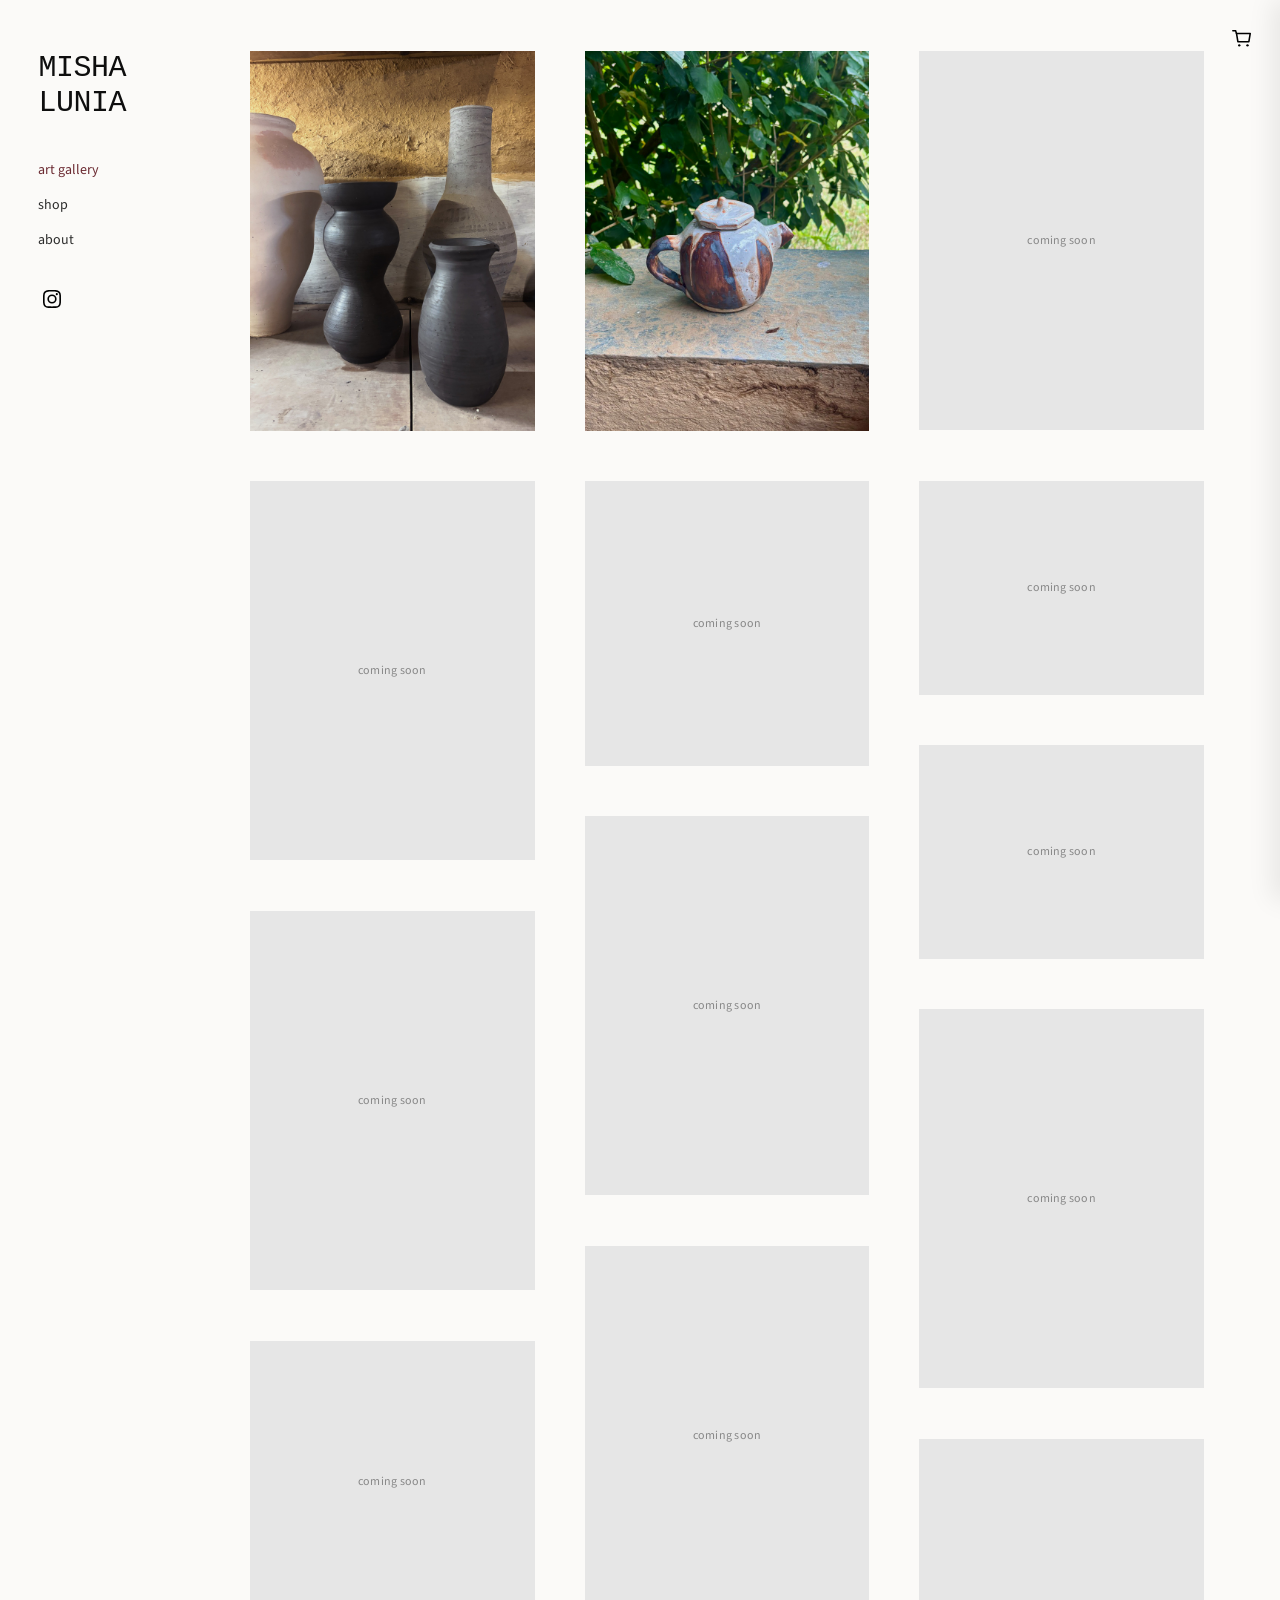
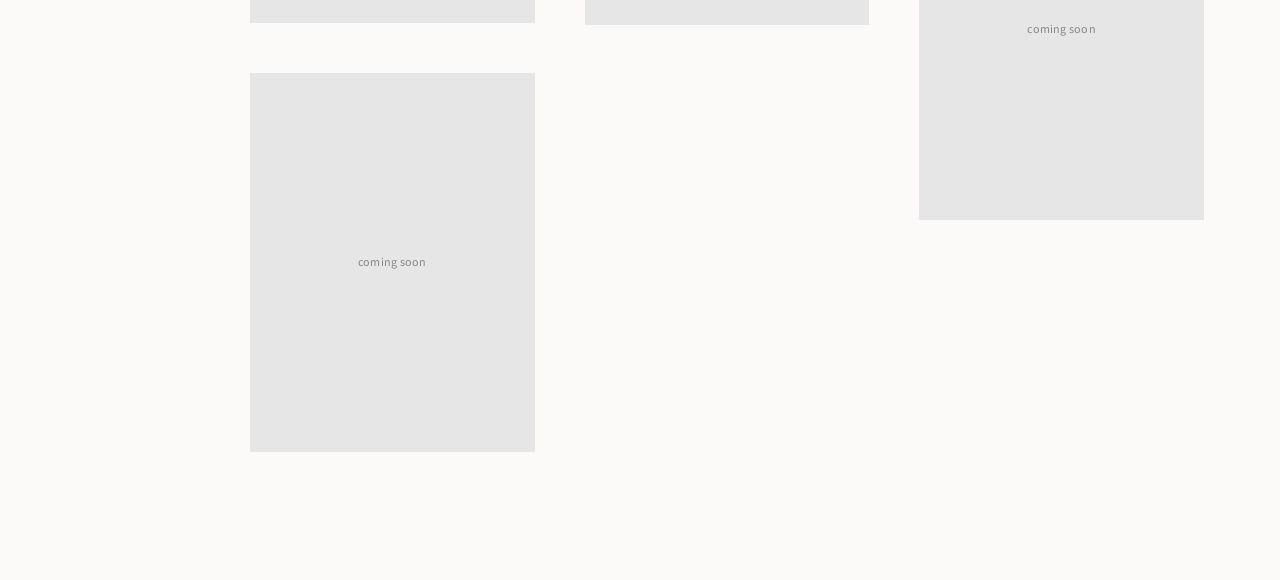
<file: index.html>
<!DOCTYPE html>
<html lang="en">
<head>
  <meta charset="utf-8" />
  <meta name="viewport" content="width=device-width, initial-scale=1" />
  <title>art gallery</title>
  <meta name="description" content="Artist site: art gallery, shop, and about." />
  <link rel="icon" href="images/favicon.png?v=2" type="image/png" />
  <link rel="stylesheet" href="css/style.css" />
  
</head>
<body class="gallery">
  <div class="site">
    <aside class="mobile-bar">
      <a href="index.html" class="logo">MISHA LUNIA</a>
      <button class="hamburger" aria-label="Menu"><span></span></button>
    </aside>
    <button type="button" class="cart-btn" aria-label="Cart">
      <svg xmlns="http://www.w3.org/2000/svg" viewBox="0 0 24 24" aria-hidden="true"><path fill="none" stroke="currentColor" stroke-width="1.7" stroke-linejoin="round" d="M6 7h15l-1.5 9h-12z"/><path fill="none" stroke="currentColor" stroke-width="1.7" stroke-linecap="round" d="M6 7 5 4H2"/><circle cx="9" cy="20" r="1.3" fill="currentColor"/><circle cx="18" cy="20" r="1.3" fill="currentColor"/></svg>
    </button>
    <header class="nav-wrapper">
      <a href="index.html" class="logo">MISHA LUNIA</a>
      <nav id="menu">
        <ul>
        <li class="item selected"><a href="index.html">art gallery</a></li>
        <li class="item"><a href="shop.html">shop</a></li>
        <li class="item"><a href="about.html">about</a></li>
        </ul>
      </nav>
      <div id="social" class="social_icons">
        <ul>
          <li><a class="social-icon-link" href="https://www.instagram.com/mishaisnotdeadyet/" target="_blank" rel="noopener" aria-label="Instagram"><svg xmlns="http://www.w3.org/2000/svg" viewBox="0 0 24 24" class="social-icon" aria-hidden="true"><path fill="currentColor" d="M12 2.163c3.204 0 3.584.012 4.85.07 3.252.148 4.771 1.691 4.919 4.919.058 1.265.069 1.645.069 4.849 0 3.205-.012 3.584-.069 4.849-.149 3.225-1.664 4.771-4.919 4.919-1.266.058-1.644.07-4.85.07-3.204 0-3.584-.012-4.849-.07-3.26-.149-4.771-1.699-4.919-4.92-.058-1.265-.07-1.644-.07-4.849 0-3.204.013-3.583.07-4.849.149-3.227 1.664-4.771 4.919-4.919 1.266-.057 1.645-.069 4.849-.069zM12 0C8.741 0 8.333.014 7.053.072 2.695.272.273 2.69.073 7.052.014 8.333 0 8.741 0 12c0 3.259.014 3.668.072 4.948.2 4.358 2.618 6.78 6.98 6.98C8.333 23.986 8.741 24 12 24c3.259 0 3.668-.014 4.948-.072 4.354-.2 6.782-2.618 6.979-6.98.059-1.28.073-1.689.073-4.948 0-3.259-.014-3.667-.072-4.947-.196-4.354-2.617-6.78-6.979-6.98C15.668.014 15.259 0 12 0zm0 5.838a6.162 6.162 0 100 12.324 6.162 6.162 0 000-12.324zM12 16a4 4 0 110-8 4 4 0 010 8zm6.406-11.845a1.44 1.44 0 100 2.881 1.44 1.44 0 000-2.881z"/></svg></a></li>
        </ul>
      </div>
    </header>
    <main id="content">
      <!-- TODO: replace black placeholders with real photos. Then make each
           .asset a clickable image again so the lightbox opens. -->
      <div class="masonry">
        <!-- GALLERY_START -->
        <a class="asset" href="work/vessels.html"><img src="images/gallery/vessels.png" alt="Vessels" /></a>
        <a class="asset" href="work/teapot.html"><img src="images/gallery/teapot.png" alt="Teapot" /></a>
        <div class="asset"><span class="black" style="aspect-ratio: 700 / 933"></span></div>
        <div class="asset"><span class="black" style="aspect-ratio: 700 / 933"></span></div>
        <div class="asset"><span class="black" style="aspect-ratio: 700 / 701"></span></div>
        <div class="asset"><span class="black" style="aspect-ratio: 700 / 525"></span></div>
        <div class="asset"><span class="black" style="aspect-ratio: 700 / 525"></span></div>
        <div class="asset"><span class="black" style="aspect-ratio: 700 / 933"></span></div>
        <div class="asset"><span class="black" style="aspect-ratio: 700 / 933"></span></div>
        <div class="asset"><span class="black" style="aspect-ratio: 700 / 933"></span></div>
        <div class="asset"><span class="black" style="aspect-ratio: 700 / 933"></span></div>
        <div class="asset"><span class="black" style="aspect-ratio: 700 / 693"></span></div>
        <div class="asset"><span class="black" style="aspect-ratio: 700 / 937"></span></div>
        <div class="asset"><span class="black" style="aspect-ratio: 700 / 933"></span></div>
        <!-- GALLERY_END -->
      </div>
    </main>
  </div>
  <div class="toast"></div>
  <script src="js/site.js"></script>
</body>
</html>
</file>
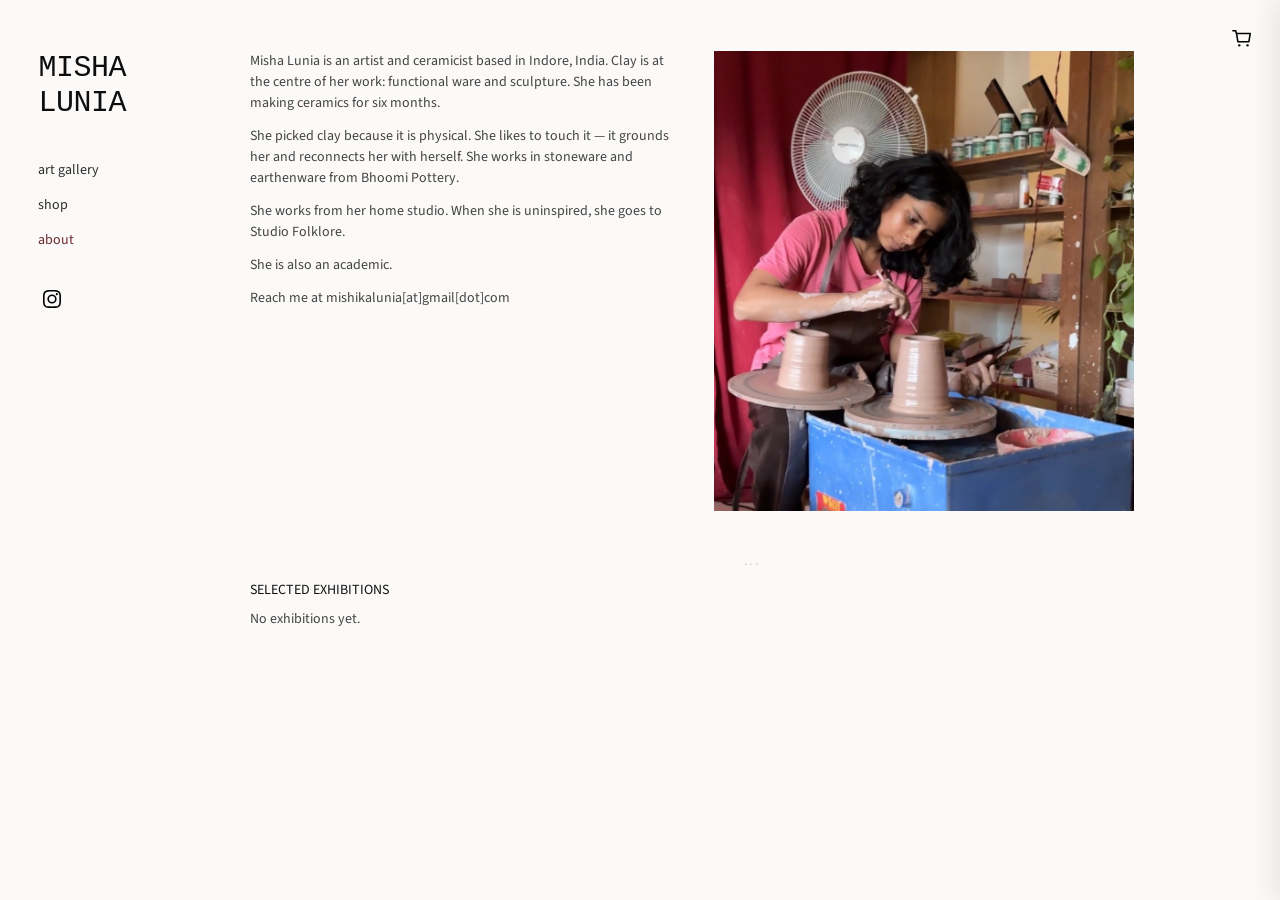
<file: about.html>
<!DOCTYPE html>
<html lang="en">
<head>
  <meta charset="utf-8" />
  <meta name="viewport" content="width=device-width, initial-scale=1" />
  <title>about</title>
  <meta name="description" content="Artist site: art gallery, shop, and about." />
  <link rel="icon" href="images/favicon.png?v=2" type="image/png" />
  <link rel="stylesheet" href="css/style.css" />
  
</head>
<body class="content">
  <div class="site">
    <aside class="mobile-bar">
      <a href="index.html" class="logo">MISHA LUNIA</a>
      <button class="hamburger" aria-label="Menu"><span></span></button>
    </aside>
    <button type="button" class="cart-btn" aria-label="Cart">
      <svg xmlns="http://www.w3.org/2000/svg" viewBox="0 0 24 24" aria-hidden="true"><path fill="none" stroke="currentColor" stroke-width="1.7" stroke-linejoin="round" d="M6 7h15l-1.5 9h-12z"/><path fill="none" stroke="currentColor" stroke-width="1.7" stroke-linecap="round" d="M6 7 5 4H2"/><circle cx="9" cy="20" r="1.3" fill="currentColor"/><circle cx="18" cy="20" r="1.3" fill="currentColor"/></svg>
    </button>
    <header class="nav-wrapper">
      <a href="index.html" class="logo">MISHA LUNIA</a>
      <nav id="menu">
        <ul>
        <li class="item"><a href="index.html">art gallery</a></li>
        <li class="item"><a href="shop.html">shop</a></li>
        <li class="item selected"><a href="about.html">about</a></li>
        </ul>
      </nav>
      <div id="social" class="social_icons">
        <ul>
          <li><a class="social-icon-link" href="https://www.instagram.com/mishaisnotdeadyet/" target="_blank" rel="noopener" aria-label="Instagram"><svg xmlns="http://www.w3.org/2000/svg" viewBox="0 0 24 24" class="social-icon" aria-hidden="true"><path fill="currentColor" d="M12 2.163c3.204 0 3.584.012 4.85.07 3.252.148 4.771 1.691 4.919 4.919.058 1.265.069 1.645.069 4.849 0 3.205-.012 3.584-.069 4.849-.149 3.225-1.664 4.771-4.919 4.919-1.266.058-1.644.07-4.85.07-3.204 0-3.584-.012-4.849-.07-3.26-.149-4.771-1.699-4.919-4.92-.058-1.265-.07-1.644-.07-4.849 0-3.204.013-3.583.07-4.849.149-3.227 1.664-4.771 4.919-4.919 1.266-.057 1.645-.069 4.849-.069zM12 0C8.741 0 8.333.014 7.053.072 2.695.272.273 2.69.073 7.052.014 8.333 0 8.741 0 12c0 3.259.014 3.668.072 4.948.2 4.358 2.618 6.78 6.98 6.98C8.333 23.986 8.741 24 12 24c3.259 0 3.668-.014 4.948-.072 4.354-.2 6.782-2.618 6.979-6.98.059-1.28.073-1.689.073-4.948 0-3.259-.014-3.667-.072-4.947-.196-4.354-2.617-6.78-6.979-6.98C15.668.014 15.259 0 12 0zm0 5.838a6.162 6.162 0 100 12.324 6.162 6.162 0 000-12.324zM12 16a4 4 0 110-8 4 4 0 010 8zm6.406-11.845a1.44 1.44 0 100 2.881 1.44 1.44 0 000-2.881z"/></svg></a></li>
        </ul>
      </div>
    </header>
    <main id="content">
      <div class="about-hero">
        <div>
          <p>Misha Lunia is an artist and ceramicist based in Indore, India. Clay is at the centre of her work: functional ware and sculpture. She has been making ceramics for six months.</p>
          <p>She picked clay because it is physical. She likes to touch it — it grounds her and reconnects her with herself. She works in stoneware and earthenware from Bhoomi Pottery.</p>
          <p>She works from her home studio. When she is uninspired, she goes to Studio Folklore.</p>
          <p>She is also an academic.</p>
          <p>Reach me at <a href="mailto:mishikalunia@gmail.com">mishikalunia[at]gmail[dot]com</a></p>
        </div>
        <img src="images/about/portrait.png" alt="Misha Lunia" />
      </div>
      <div class="cv">
        <p class="cv-rule">...</p>
        <p><b>SELECTED EXHIBITIONS</b></p>
        <p>No exhibitions yet.</p>
        <!--
        <p class="year">2022</p>
        <p>Slabs for the Lobster Paw, Fraser Cultural Center, Tatamagouche, NS</p>
        <p>Elora Fergus Studio Tour Members show, Elora Center for the Arts, Elora, ON</p>
        <p class="section"><b>AWARDS</b></p>
        <p>Project 31 Drawing and Painting Award</p>
        <p>Mrs. W.O. Forsyth Award</p>
        -->
      </div>
    </main>
  </div>
  <div class="toast"></div>
  <script src="js/site.js"></script>
</body>
</html>
</file>
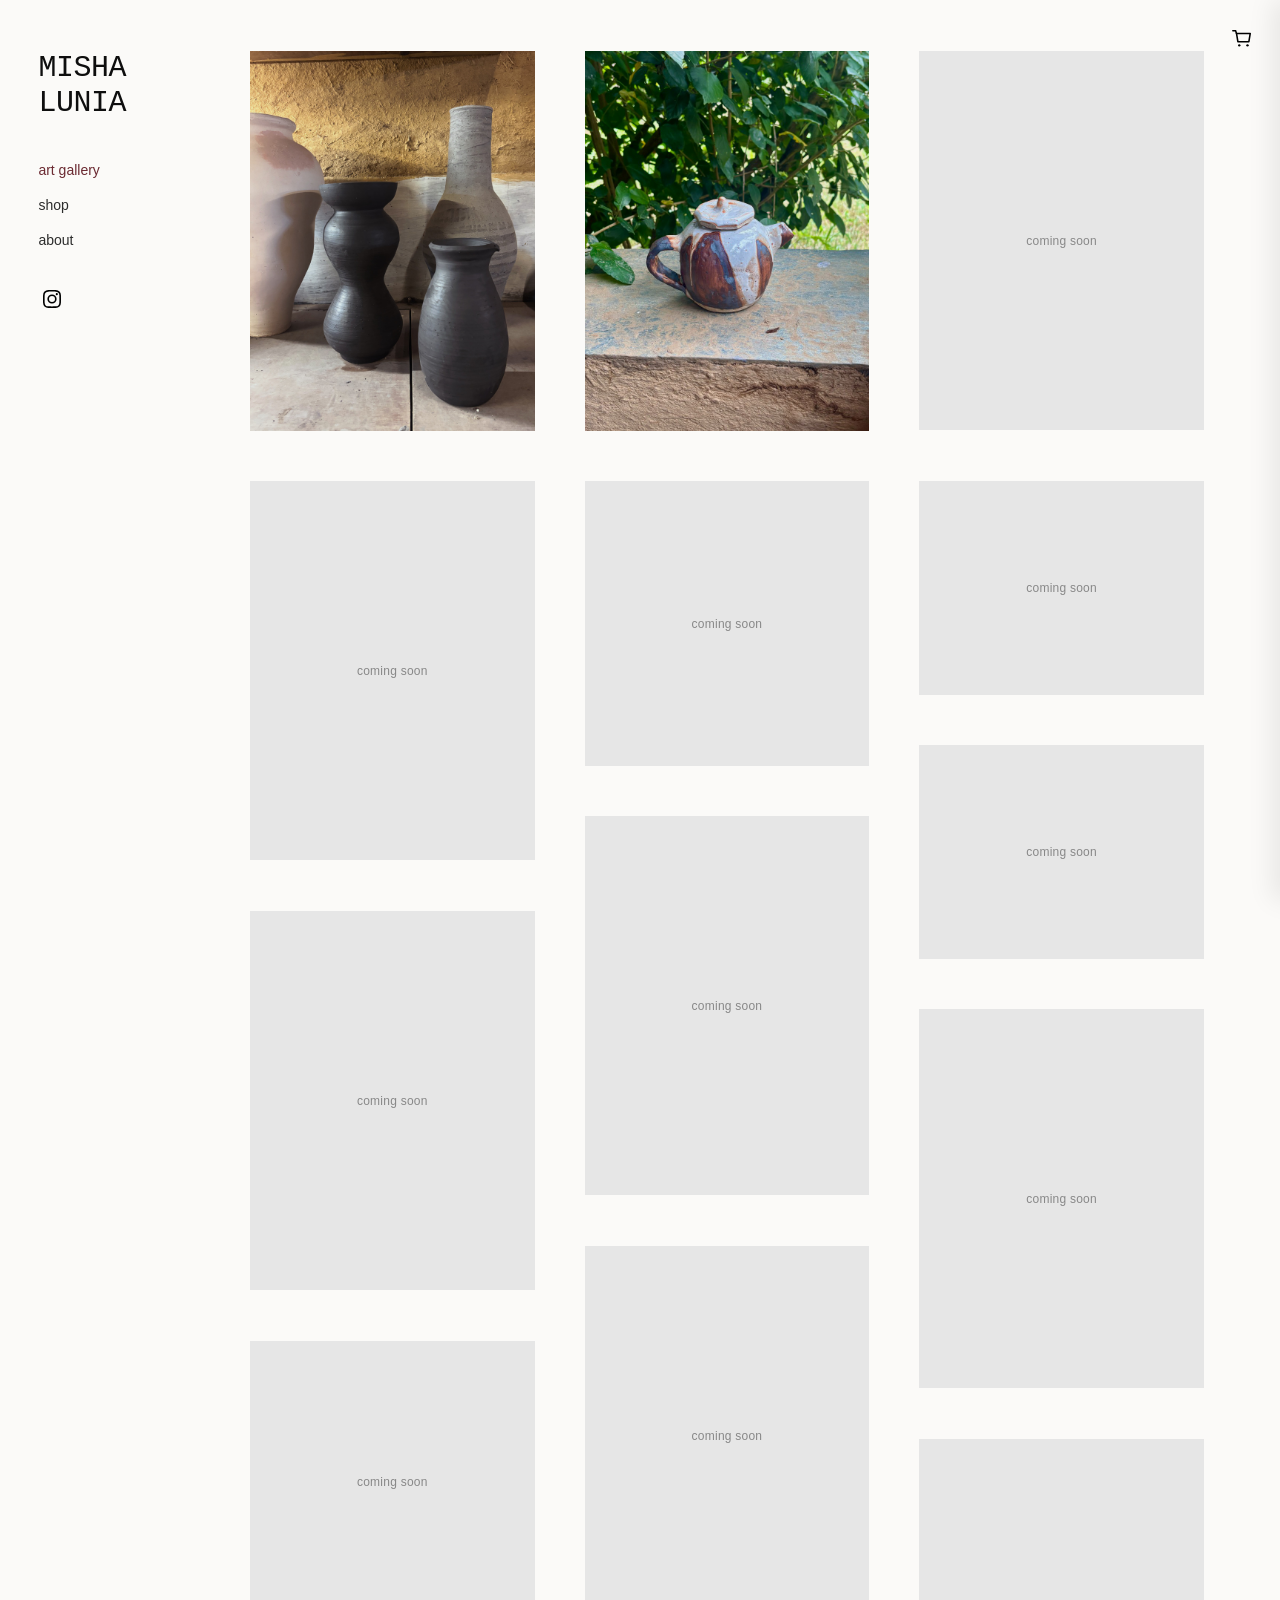
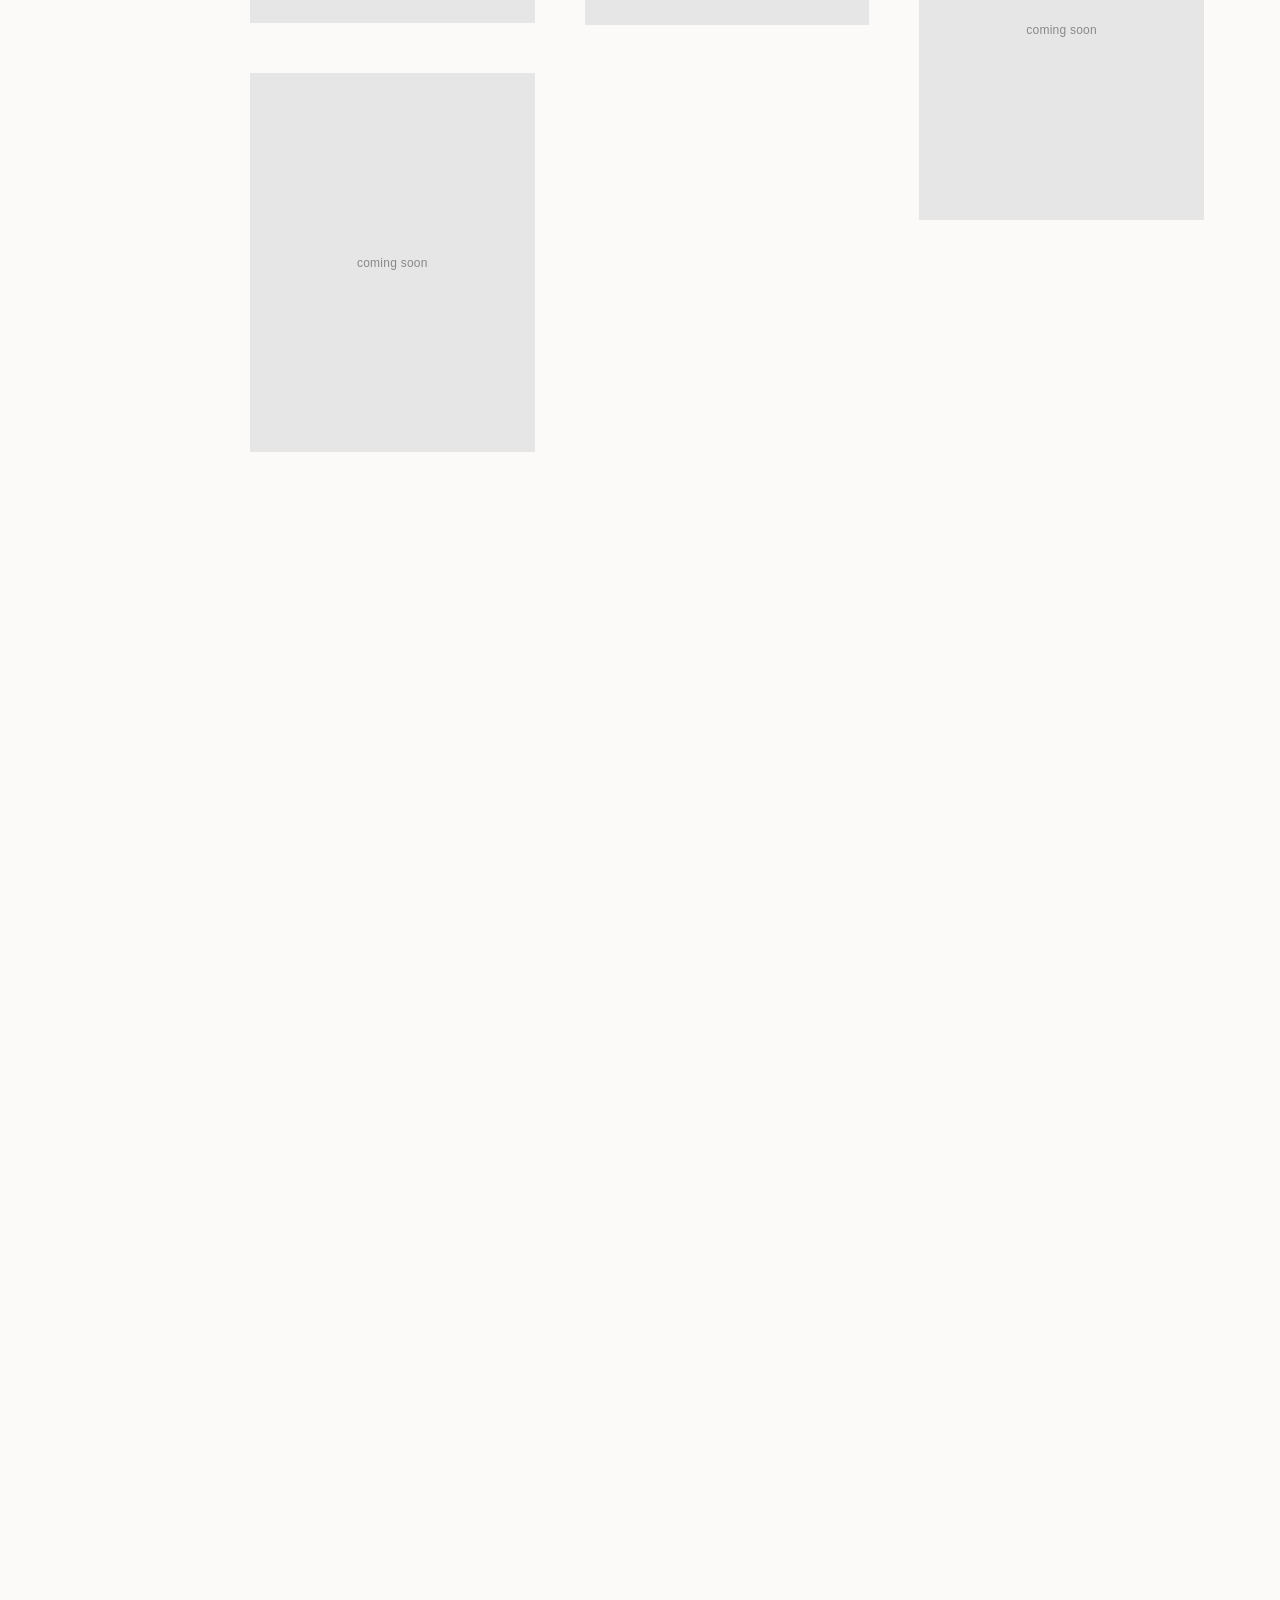
<file: ceramics.html>
<!DOCTYPE html>
<html lang="en">
<head>
  <meta charset="utf-8" />
  <meta http-equiv="refresh" content="0; url=index.html" />
  <link rel="canonical" href="index.html" />
  <title>art gallery</title>
</head>
<body>
  <p><a href="index.html">art gallery</a></p>
</body>
</html>
</file>
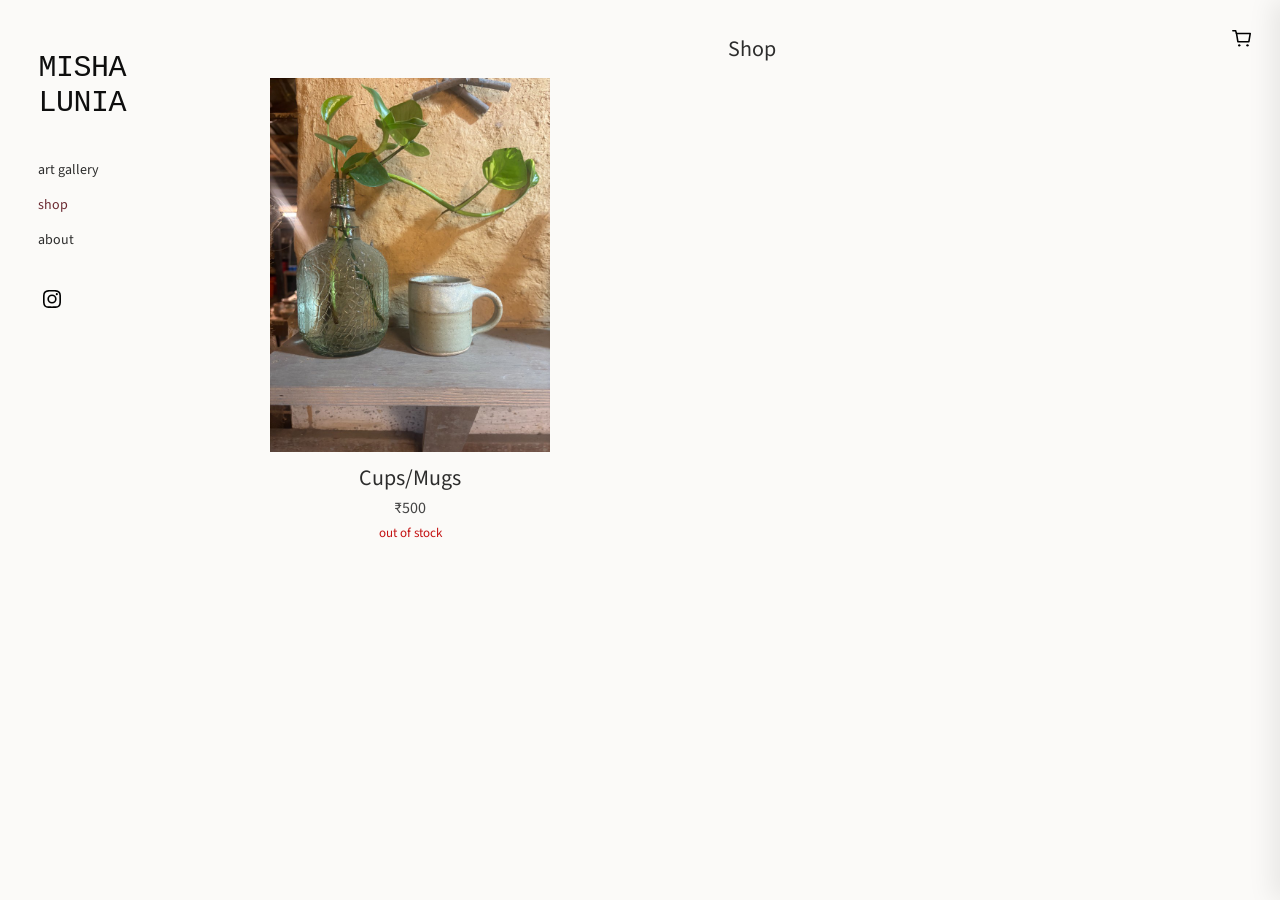
<file: shop.html>
<!DOCTYPE html>
<html lang="en">
<head>
  <meta charset="utf-8" />
  <meta name="viewport" content="width=device-width, initial-scale=1" />
  <title>Shop</title>
  <meta name="description" content="Artist site: art gallery, shop, and about." />
  <link rel="icon" href="images/favicon.png?v=2" type="image/png" />
  <link rel="stylesheet" href="css/style.css" />
  
</head>
<body class="store">
  <div class="site">
    <aside class="mobile-bar">
      <a href="index.html" class="logo">MISHA LUNIA</a>
      <button class="hamburger" aria-label="Menu"><span></span></button>
    </aside>
    <button type="button" class="cart-btn" aria-label="Cart">
      <svg xmlns="http://www.w3.org/2000/svg" viewBox="0 0 24 24" aria-hidden="true"><path fill="none" stroke="currentColor" stroke-width="1.7" stroke-linejoin="round" d="M6 7h15l-1.5 9h-12z"/><path fill="none" stroke="currentColor" stroke-width="1.7" stroke-linecap="round" d="M6 7 5 4H2"/><circle cx="9" cy="20" r="1.3" fill="currentColor"/><circle cx="18" cy="20" r="1.3" fill="currentColor"/></svg>
    </button>
    <header class="nav-wrapper">
      <a href="index.html" class="logo">MISHA LUNIA</a>
      <nav id="menu">
        <ul>
        <li class="item"><a href="index.html">art gallery</a></li>
        <li class="item selected"><a href="shop.html">shop</a></li>
        <li class="item"><a href="about.html">about</a></li>
        </ul>
      </nav>
      <div id="social" class="social_icons">
        <ul>
          <li><a class="social-icon-link" href="https://www.instagram.com/mishaisnotdeadyet/" target="_blank" rel="noopener" aria-label="Instagram"><svg xmlns="http://www.w3.org/2000/svg" viewBox="0 0 24 24" class="social-icon" aria-hidden="true"><path fill="currentColor" d="M12 2.163c3.204 0 3.584.012 4.85.07 3.252.148 4.771 1.691 4.919 4.919.058 1.265.069 1.645.069 4.849 0 3.205-.012 3.584-.069 4.849-.149 3.225-1.664 4.771-4.919 4.919-1.266.058-1.644.07-4.85.07-3.204 0-3.584-.012-4.849-.07-3.26-.149-4.771-1.699-4.919-4.92-.058-1.265-.07-1.644-.07-4.849 0-3.204.013-3.583.07-4.849.149-3.227 1.664-4.771 4.919-4.919 1.266-.057 1.645-.069 4.849-.069zM12 0C8.741 0 8.333.014 7.053.072 2.695.272.273 2.69.073 7.052.014 8.333 0 8.741 0 12c0 3.259.014 3.668.072 4.948.2 4.358 2.618 6.78 6.98 6.98C8.333 23.986 8.741 24 12 24c3.259 0 3.668-.014 4.948-.072 4.354-.2 6.782-2.618 6.979-6.98.059-1.28.073-1.689.073-4.948 0-3.259-.014-3.667-.072-4.947-.196-4.354-2.617-6.78-6.979-6.98C15.668.014 15.259 0 12 0zm0 5.838a6.162 6.162 0 100 12.324 6.162 6.162 0 000-12.324zM12 16a4 4 0 110-8 4 4 0 010 8zm6.406-11.845a1.44 1.44 0 100 2.881 1.44 1.44 0 000-2.881z"/></svg></a></li>
        </ul>
      </div>
    </header>
    <main id="content">
      <h1 class="page-heading">Shop</h1>
      <section class="product-grid">
        <a class="product-card" href="classes/political-pottery.html">
          <img src="images/classes/04.png" alt="Ceramic mug" />
          <div class="name">Cups/Mugs</div>
          <div class="price">₹500</div>
          <div class="stock-out">out of stock</div>
        </a>
      </section>
    </main>
  </div>
  <div class="toast"></div>
  <script src="js/site.js"></script>
</body>
</html>
</file>
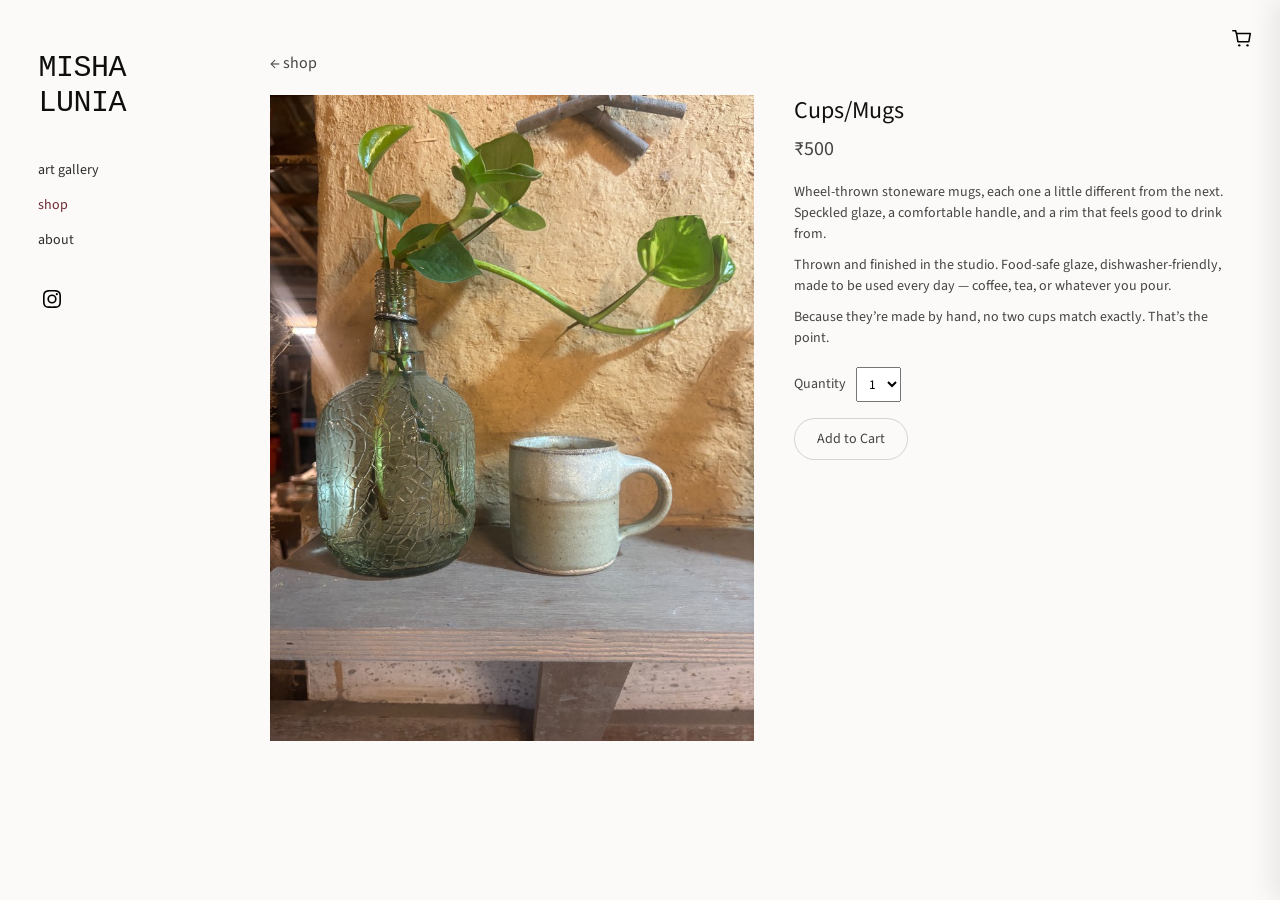
<file: classes/political-pottery.html>
<!DOCTYPE html>
<html lang="en">
<head>
  <meta charset="utf-8" />
  <meta name="viewport" content="width=device-width, initial-scale=1" />
  <title>Cups/Mugs</title>
  <meta name="description" content="Artist site: art gallery, shop, and about." />
  <link rel="icon" href="../images/favicon.png?v=2" type="image/png" />
  <link rel="stylesheet" href="../css/style.css" />
  
</head>
<body class="product">
  <div class="site">
    <aside class="mobile-bar">
      <a href="../index.html" class="logo">MISHA LUNIA</a>
      <button class="hamburger" aria-label="Menu"><span></span></button>
    </aside>
    <button type="button" class="cart-btn" aria-label="Cart">
      <svg xmlns="http://www.w3.org/2000/svg" viewBox="0 0 24 24" aria-hidden="true"><path fill="none" stroke="currentColor" stroke-width="1.7" stroke-linejoin="round" d="M6 7h15l-1.5 9h-12z"/><path fill="none" stroke="currentColor" stroke-width="1.7" stroke-linecap="round" d="M6 7 5 4H2"/><circle cx="9" cy="20" r="1.3" fill="currentColor"/><circle cx="18" cy="20" r="1.3" fill="currentColor"/></svg>
    </button>
    <header class="nav-wrapper">
      <a href="../index.html" class="logo">MISHA LUNIA</a>
      <nav id="menu">
        <ul>
        <li class="item"><a href="../index.html">art gallery</a></li>
        <li class="item selected"><a href="../shop.html">shop</a></li>
        <li class="item"><a href="../about.html">about</a></li>
        </ul>
      </nav>
      <div id="social" class="social_icons">
        <ul>
          <li><a class="social-icon-link" href="https://www.instagram.com/mishaisnotdeadyet/" target="_blank" rel="noopener" aria-label="Instagram"><svg xmlns="http://www.w3.org/2000/svg" viewBox="0 0 24 24" class="social-icon" aria-hidden="true"><path fill="currentColor" d="M12 2.163c3.204 0 3.584.012 4.85.07 3.252.148 4.771 1.691 4.919 4.919.058 1.265.069 1.645.069 4.849 0 3.205-.012 3.584-.069 4.849-.149 3.225-1.664 4.771-4.919 4.919-1.266.058-1.644.07-4.85.07-3.204 0-3.584-.012-4.849-.07-3.26-.149-4.771-1.699-4.919-4.92-.058-1.265-.07-1.644-.07-4.849 0-3.204.013-3.583.07-4.849.149-3.227 1.664-4.771 4.919-4.919 1.266-.057 1.645-.069 4.849-.069zM12 0C8.741 0 8.333.014 7.053.072 2.695.272.273 2.69.073 7.052.014 8.333 0 8.741 0 12c0 3.259.014 3.668.072 4.948.2 4.358 2.618 6.78 6.98 6.98C8.333 23.986 8.741 24 12 24c3.259 0 3.668-.014 4.948-.072 4.354-.2 6.782-2.618 6.979-6.98.059-1.28.073-1.689.073-4.948 0-3.259-.014-3.667-.072-4.947-.196-4.354-2.617-6.78-6.979-6.98C15.668.014 15.259 0 12 0zm0 5.838a6.162 6.162 0 100 12.324 6.162 6.162 0 000-12.324zM12 16a4 4 0 110-8 4 4 0 010 8zm6.406-11.845a1.44 1.44 0 100 2.881 1.44 1.44 0 000-2.881z"/></svg></a></li>
        </ul>
      </div>
    </header>
    <main id="content">
      <a class="back-link" href="../shop.html">← shop</a>
      <div class="product-detail">
        <img src="../images/classes/04.png" alt="Ceramic mug" />
        <div class="product-info">
          <h1>Cups/Mugs</h1>
          <div class="price">₹500</div>
          <div class="product-copy">
            <p>Wheel-thrown stoneware mugs, each one a little different from the next. Speckled glaze, a comfortable handle, and a rim that feels good to drink from.</p>
            <p>Thrown and finished in the studio. Food-safe glaze, dishwasher-friendly, made to be used every day — coffee, tea, or whatever you pour.</p>
            <p>Because they’re made by hand, no two cups match exactly. That’s the point.</p>
          </div>
          <div class="qty-row">
            <label for="qty">Quantity</label>
            <select id="qty"><option>1</option><option>2</option><option>3</option><option>4</option><option>5</option><option>6</option><option>7</option><option>8</option><option>9</option></select>
          </div>
          <button class="add-cart" data-name="Cups/Mugs" data-price="₹500">Add to Cart</button>
        </div>
      </div>
    </main>
  </div>
  <div class="toast"></div>
  <script src="../js/site.js"></script>
</body>
</html>
</file>
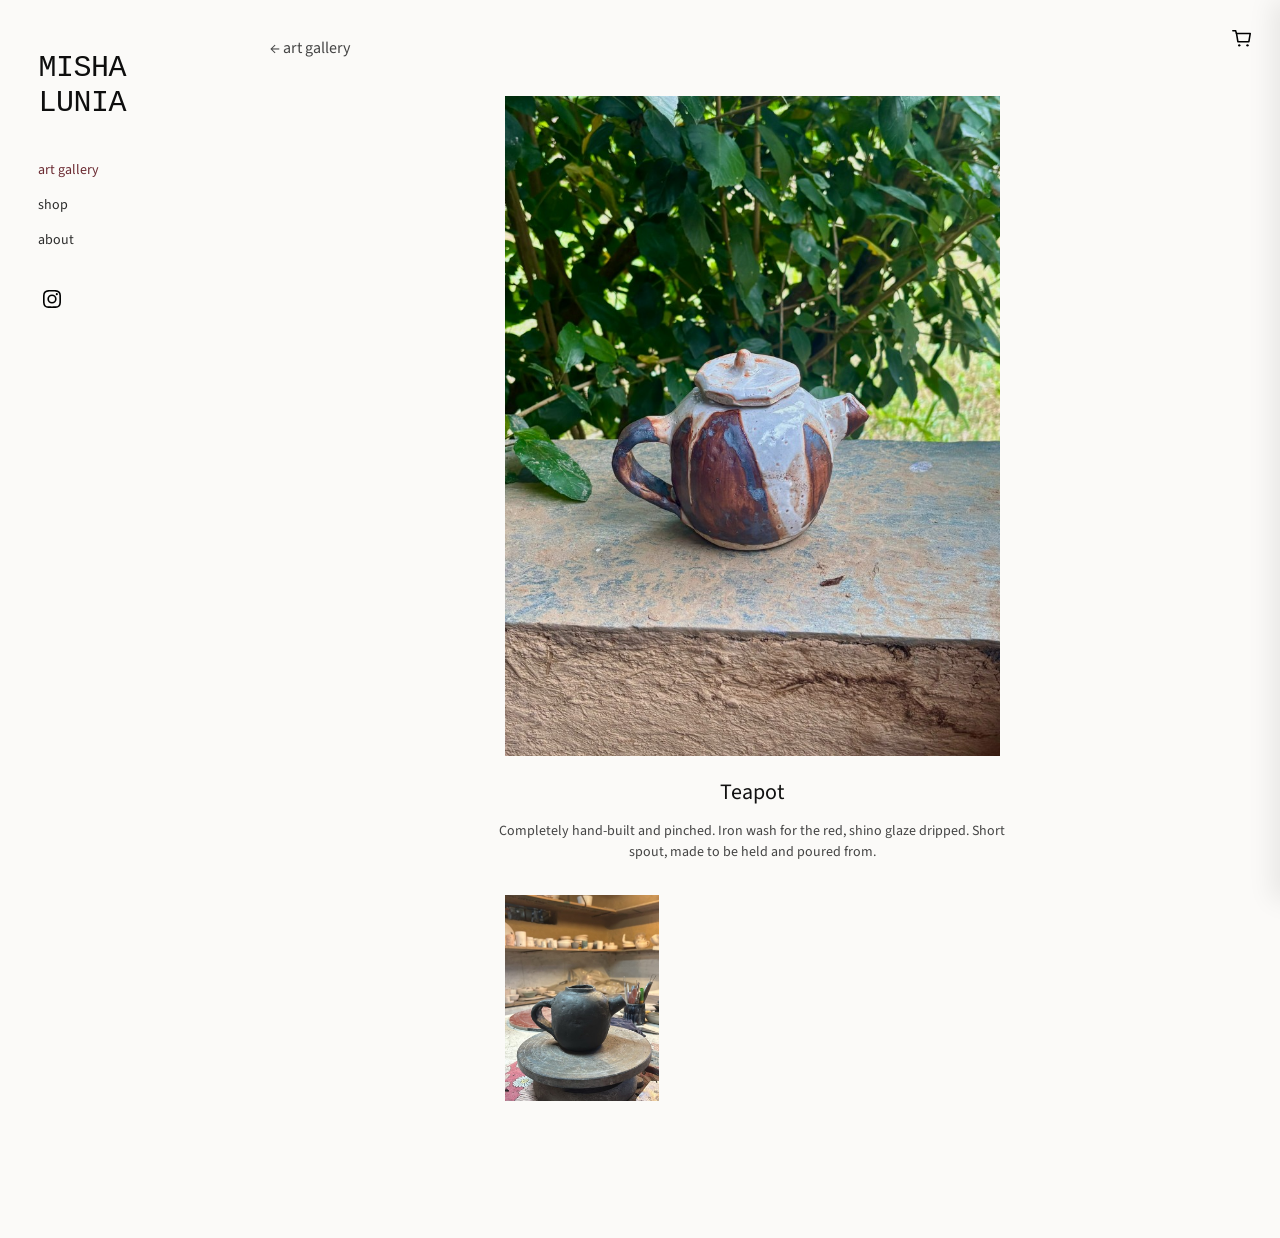
<file: work/teapot.html>
<!DOCTYPE html>
<html lang="en">
<head>
  <meta charset="utf-8" />
  <meta name="viewport" content="width=device-width, initial-scale=1" />
  <title>Teapot</title>
  <meta name="description" content="Artist site: art gallery, shop, and about." />
  <link rel="icon" href="../images/favicon.png?v=2" type="image/png" />
  <link rel="stylesheet" href="../css/style.css" />
</head>
<body class="content work">
  <div class="site">
    <aside class="mobile-bar">
      <a href="../index.html" class="logo">MISHA LUNIA</a>
      <button class="hamburger" aria-label="Menu"><span></span></button>
    </aside>
    <button type="button" class="cart-btn" aria-label="Cart">
      <svg xmlns="http://www.w3.org/2000/svg" viewBox="0 0 24 24" aria-hidden="true"><path fill="none" stroke="currentColor" stroke-width="1.7" stroke-linejoin="round" d="M6 7h15l-1.5 9h-12z"/><path fill="none" stroke="currentColor" stroke-width="1.7" stroke-linecap="round" d="M6 7 5 4H2"/><circle cx="9" cy="20" r="1.3" fill="currentColor"/><circle cx="18" cy="20" r="1.3" fill="currentColor"/></svg>
    </button>
    <header class="nav-wrapper">
      <a href="../index.html" class="logo">MISHA LUNIA</a>
      <nav id="menu">
        <ul>
        <li class="item selected"><a href="../index.html">art gallery</a></li>
        <li class="item"><a href="../shop.html">shop</a></li>
        <li class="item"><a href="../about.html">about</a></li>
        </ul>
      </nav>
      <div id="social" class="social_icons">
        <ul>
          <li><a class="social-icon-link" href="https://www.instagram.com/mishaisnotdeadyet/" target="_blank" rel="noopener" aria-label="Instagram"><svg xmlns="http://www.w3.org/2000/svg" viewBox="0 0 24 24" class="social-icon" aria-hidden="true"><path fill="currentColor" d="M12 2.163c3.204 0 3.584.012 4.85.07 3.252.148 4.771 1.691 4.919 4.919.058 1.265.069 1.645.069 4.849 0 3.205-.012 3.584-.069 4.849-.149 3.225-1.664 4.771-4.919 4.919-1.266.058-1.644.07-4.85.07-3.204 0-3.584-.012-4.849-.07-3.26-.149-4.771-1.699-4.919-4.92-.058-1.265-.07-1.644-.07-4.849 0-3.204.013-3.583.07-4.849.149-3.227 1.664-4.771 4.919-4.919 1.266-.057 1.645-.069 4.849-.069zM12 0C8.741 0 8.333.014 7.053.072 2.695.272.273 2.69.073 7.052.014 8.333 0 8.741 0 12c0 3.259.014 3.668.072 4.948.2 4.358 2.618 6.78 6.98 6.98C8.333 23.986 8.741 24 12 24c3.259 0 3.668-.014 4.948-.072 4.354-.2 6.782-2.618 6.979-6.98.059-1.28.073-1.689.073-4.948 0-3.259-.014-3.667-.072-4.947-.196-4.354-2.617-6.78-6.979-6.98C15.668.014 15.259 0 12 0zm0 5.838a6.162 6.162 0 100 12.324 6.162 6.162 0 000-12.324zM12 16a4 4 0 110-8 4 4 0 010 8zm6.406-11.845a1.44 1.44 0 100 2.881 1.44 1.44 0 000-2.881z"/></svg></a></li>
        </ul>
      </div>
    </header>
    <main id="content">
      <a class="back-link" href="../index.html">← art gallery</a>
      <article class="work-page">
        <img src="../images/gallery/teapot.png" alt="Handmade ceramic teapot on a stone ledge" />
        <h1>Teapot</h1>
        <div class="work-copy">
          <p>Completely hand-built and pinched. Iron wash for the red, shino glaze dripped. Short spout, made to be held and poured from.</p>
        </div>
        <div class="work-more">
          <img src="../images/work/teapot/process-01.jpg" alt="Hand-built pinched teapot on a banding wheel in the studio" />
        </div>
      </article>
    </main>
  </div>
  <div class="toast"></div>
  <script src="../js/site.js"></script>
</body>
</html>
</file>
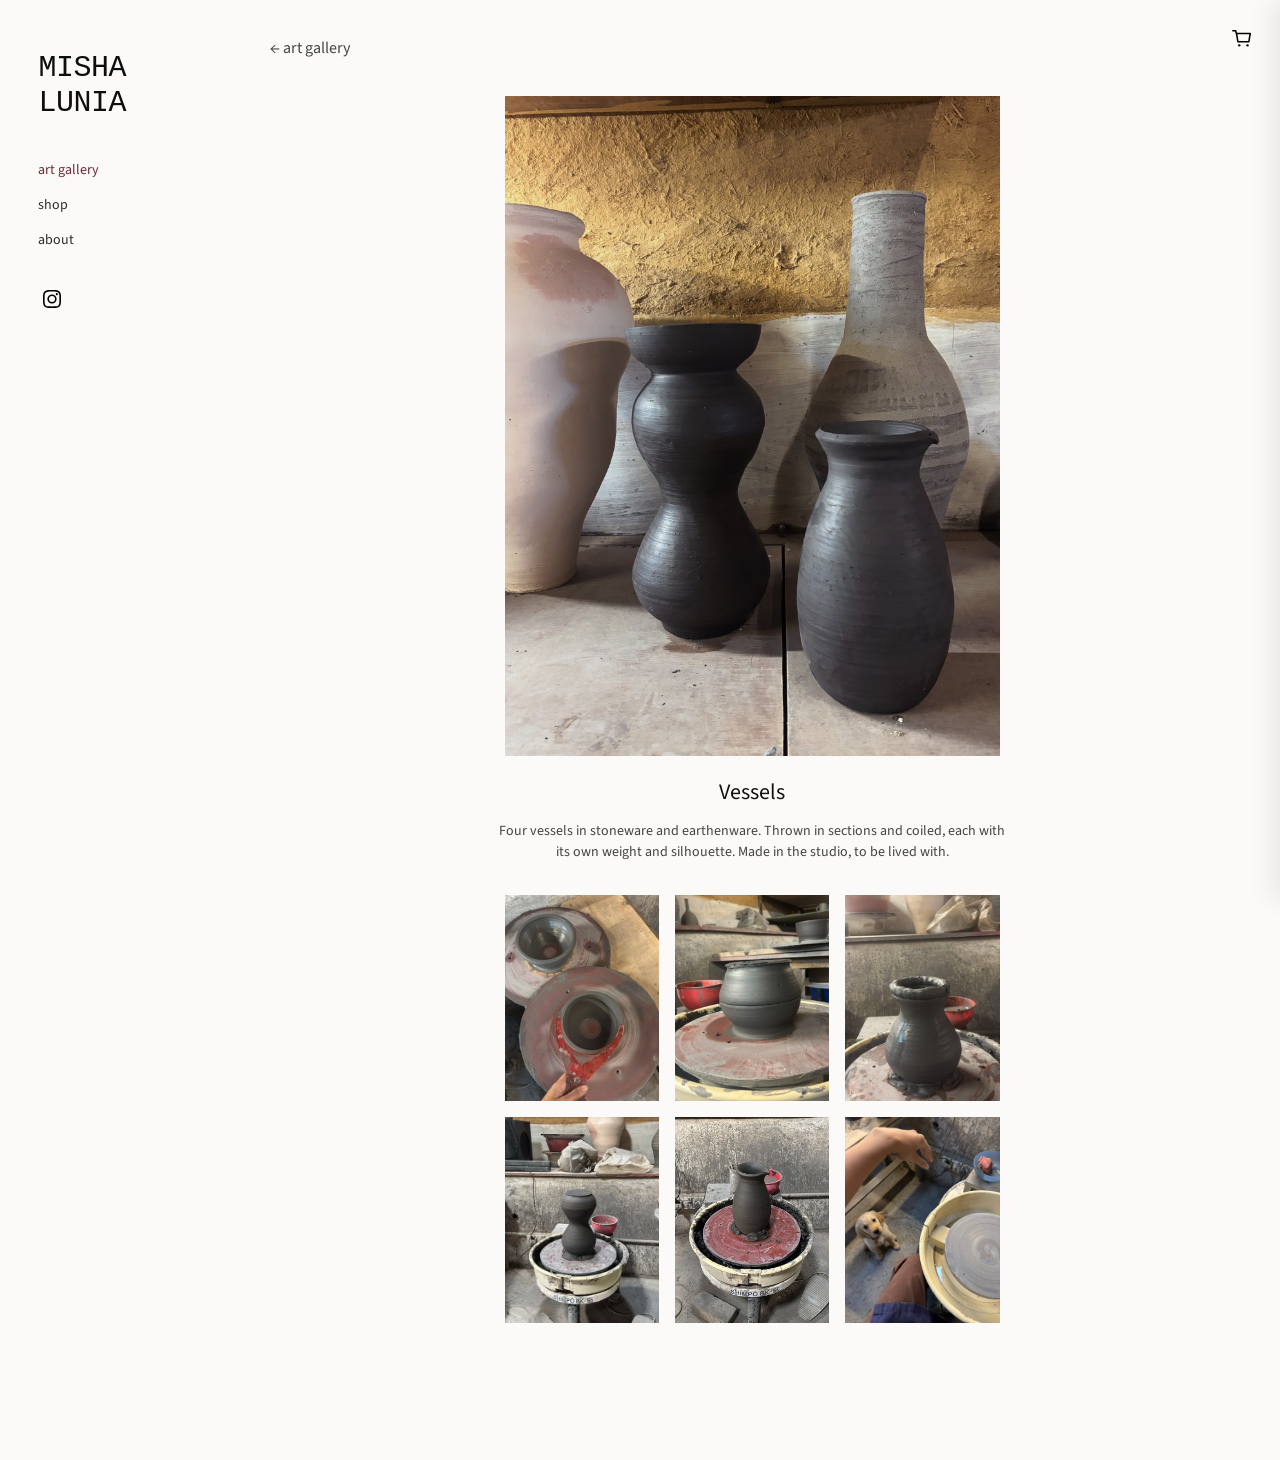
<file: work/vessels.html>
<!DOCTYPE html>
<html lang="en">
<head>
  <meta charset="utf-8" />
  <meta name="viewport" content="width=device-width, initial-scale=1" />
  <title>Vessels</title>
  <meta name="description" content="Artist site: art gallery, shop, and about." />
  <link rel="icon" href="../images/favicon.png?v=2" type="image/png" />
  <link rel="stylesheet" href="../css/style.css" />
</head>
<body class="content work">
  <div class="site">
    <aside class="mobile-bar">
      <a href="../index.html" class="logo">MISHA LUNIA</a>
      <button class="hamburger" aria-label="Menu"><span></span></button>
    </aside>
    <button type="button" class="cart-btn" aria-label="Cart">
      <svg xmlns="http://www.w3.org/2000/svg" viewBox="0 0 24 24" aria-hidden="true"><path fill="none" stroke="currentColor" stroke-width="1.7" stroke-linejoin="round" d="M6 7h15l-1.5 9h-12z"/><path fill="none" stroke="currentColor" stroke-width="1.7" stroke-linecap="round" d="M6 7 5 4H2"/><circle cx="9" cy="20" r="1.3" fill="currentColor"/><circle cx="18" cy="20" r="1.3" fill="currentColor"/></svg>
    </button>
    <header class="nav-wrapper">
      <a href="../index.html" class="logo">MISHA LUNIA</a>
      <nav id="menu">
        <ul>
        <li class="item selected"><a href="../index.html">art gallery</a></li>
        <li class="item"><a href="../shop.html">shop</a></li>
        <li class="item"><a href="../about.html">about</a></li>
        </ul>
      </nav>
      <div id="social" class="social_icons">
        <ul>
          <li><a class="social-icon-link" href="https://www.instagram.com/mishaisnotdeadyet/" target="_blank" rel="noopener" aria-label="Instagram"><svg xmlns="http://www.w3.org/2000/svg" viewBox="0 0 24 24" class="social-icon" aria-hidden="true"><path fill="currentColor" d="M12 2.163c3.204 0 3.584.012 4.85.07 3.252.148 4.771 1.691 4.919 4.919.058 1.265.069 1.645.069 4.849 0 3.205-.012 3.584-.069 4.849-.149 3.225-1.664 4.771-4.919 4.919-1.266.058-1.644.07-4.85.07-3.204 0-3.584-.012-4.849-.07-3.26-.149-4.771-1.699-4.919-4.92-.058-1.265-.07-1.644-.07-4.849 0-3.204.013-3.583.07-4.849.149-3.227 1.664-4.771 4.919-4.919 1.266-.057 1.645-.069 4.849-.069zM12 0C8.741 0 8.333.014 7.053.072 2.695.272.273 2.69.073 7.052.014 8.333 0 8.741 0 12c0 3.259.014 3.668.072 4.948.2 4.358 2.618 6.78 6.98 6.98C8.333 23.986 8.741 24 12 24c3.259 0 3.668-.014 4.948-.072 4.354-.2 6.782-2.618 6.979-6.98.059-1.28.073-1.689.073-4.948 0-3.259-.014-3.667-.072-4.947-.196-4.354-2.617-6.78-6.979-6.98C15.668.014 15.259 0 12 0zm0 5.838a6.162 6.162 0 100 12.324 6.162 6.162 0 000-12.324zM12 16a4 4 0 110-8 4 4 0 010 8zm6.406-11.845a1.44 1.44 0 100 2.881 1.44 1.44 0 000-2.881z"/></svg></a></li>
        </ul>
      </div>
    </header>
    <main id="content">
      <a class="back-link" href="../index.html">← art gallery</a>
      <article class="work-page">
        <img src="../images/gallery/vessels.png" alt="Four ceramic vessels" />
        <h1>Vessels</h1>
        <div class="work-copy">
          <p>Four vessels in stoneware and earthenware. Thrown in sections and coiled, each with its own weight and silhouette. Made in the studio, to be lived with.</p>
        </div>
        <div class="work-more">
          <img src="../images/work/vessels/process-06.jpg" alt="Measuring thrown vessel sections with calipers" />
          <img src="../images/work/vessels/process-01.jpg" alt="Dark clay vessel being thrown on the wheel" />
          <img src="../images/work/vessels/process-02.jpg" alt="Wet clay vessel on the wheel, still being formed" />
          <img src="../images/work/vessels/process-04.jpg" alt="Hourglass vessel on a Shimpo wheel" />
          <img src="../images/work/vessels/process-05.jpg" alt="Clay pitcher with a spout, still on the wheel" />
          <img src="../images/work/vessels/process-07.jpg" alt="Studio floor beside the wheel, puppy looking up" />
        </div>
      </article>
    </main>
  </div>
  <div class="toast"></div>
  <script src="../js/site.js"></script>
</body>
</html>
</file>
<file: css/style.css>
@import url("https://fonts.googleapis.com/css2?family=Cousine:ital,wght@0,400;0,700;1,400&family=Source+Sans+3:ital,wght@0,400;0,600;0,700;1,400&display=swap");

:root {
  --hover: #6b2a32;
  --muted: #6a6a6a;
  --text: #444;
  --logo: #0e0e0e;
  --icon: #c6c6c6;
  --sidebar: 250px;
  --bg: #fbfaf8;
}

*,
*::before,
*::after {
  box-sizing: border-box;
  margin: 0;
  padding: 0;
}

html,
body {
  background: var(--bg);
  color: var(--text);
  font-family: "Source Sans 3", "Avenir Next", Avenir, Helvetica, Arial, sans-serif;
  font-size: 14px;
  line-height: 1.5;
  min-height: 100%;
}

img {
  max-width: 100%;
  height: auto;
  display: block;
  vertical-align: middle;
}

a {
  color: var(--text);
  text-decoration: none;
}

a:hover {
  color: var(--hover);
}

.site {
  min-height: 100vh;
}

.nav-wrapper {
  position: fixed;
  left: 0;
  top: 0;
  width: var(--sidebar);
  height: 100vh;
  overflow: auto;
  padding: 4% 40px 60px 3%;
  background: var(--bg);
  z-index: 20;
}

.logo {
  font-family: Cousine, "Courier New", monospace;
  font-size: 30px;
  font-weight: 400;
  color: var(--logo);
  letter-spacing: -0.5px;
  display: block;
  margin-bottom: 32px;
  line-height: 1.15;
  text-decoration: none;
}

.logo:hover {
  color: var(--logo);
}

#menu {
  margin-top: 32px;
}

#menu ul {
  list-style: none;
}

#menu a {
  display: inline-block;
  color: #2c2c2c;
  font-weight: 400;
  font-size: 14px;
  line-height: 2;
  padding: 0.25em 0.4em 0.25em 0;
  text-decoration: none;
}

#menu a:hover,
#menu a:focus,
#menu li.selected a {
  color: var(--hover);
}

.social_icons {
  margin-top: 28px;
}

.social_icons ul {
  list-style: none;
  display: flex;
  align-items: center;
  gap: 2px;
}

.social-icon-link {
  display: flex;
  align-items: center;
  justify-content: center;
  width: 28px;
  height: 28px;
  color: #000;
}

.social-icon-link:hover {
  color: var(--hover);
}

.social-icon {
  width: 18px;
  height: 18px;
  display: block;
  overflow: visible;
}

#share_button a {
  font-family: Helvetica, Arial, sans-serif;
  font-size: 14px;
  text-transform: lowercase;
  color: var(--icon);
  padding: 0 6px;
  text-decoration: none;
}

#share_button a:hover {
  color: var(--hover);
}

.post_text {
  margin-top: 12px;
  width: 150px;
  color: var(--muted);
  font-size: 12px;
  line-height: 1.2;
}

#content {
  margin-left: var(--sidebar);
  padding: 4% 2% 6% 0;
  min-height: 100vh;
}

.store #content,
body.work #content {
  padding-top: 36px;
}

.masonry {
  position: relative;
}

.asset {
  width: 33.333%;
  float: left;
  padding: 0 5% 5% 0;
  display: block;
  cursor: default;
  color: inherit;
  text-decoration: none;
}

.asset:has(img) {
  cursor: zoom-in;
}

.masonry::after {
  content: "";
  display: table;
  clear: both;
}

.asset img {
  width: 100%;
  background: #eee;
}

.asset .black {
  display: flex;
  align-items: center;
  justify-content: center;
  width: 100%;
  background: #e6e6e6;
  color: #888;
  font-size: 12px;
  letter-spacing: 0.02em;
}

.asset .black::after {
  content: "coming soon";
}

.piece-detail {
  scroll-margin-top: 72px;
  padding: 28px 2% 80px;
}

.piece-up {
  display: inline-block;
  background: none;
  border: 0;
  color: #2c2c2c;
  cursor: pointer;
  font-size: 14px;
  margin-bottom: 20px;
  padding: 0;
}

.piece-detail-inner {
  display: grid;
  grid-template-columns: 1.1fr 1fr;
  gap: 40px;
  align-items: start;
  max-width: 1100px;
}

.piece-detail-inner img {
  width: 100%;
}

.piece-info h2 {
  font-size: 22px;
  font-weight: 400;
  color: #111;
  margin-bottom: 12px;
}

.piece-info p {
  color: var(--text);
}

.work-page {
  max-width: 720px;
  margin: 0 auto;
  padding: 28px 16px 60px;
  text-align: center;
}

.work-page img {
  width: 72%;
  max-width: 520px;
  margin: 0 auto 20px;
}

.work-page h1 {
  font-size: 22px;
  font-weight: 400;
  color: #111;
  margin-bottom: 12px;
}

.work-page .work-copy {
  max-width: 520px;
  margin: 0 auto 32px;
}

.work-page .work-more {
  width: 72%;
  max-width: 520px;
  margin: 0 auto;
}

.work-page .work-more img {
  width: 100%;
  max-width: none;
  margin: 0;
  aspect-ratio: 3 / 4;
  object-fit: cover;
}

body.work .back-link {
  display: inline-block;
  margin: 0 0 8px 2%;
  text-align: left;
  font-size: 16px;
}

.work-more {
  display: grid;
  grid-template-columns: repeat(3, 1fr);
  gap: 16px;
}

.cart-btn {
  position: fixed;
  top: 18px;
  right: 18px;
  z-index: 40;
  width: 40px;
  height: 40px;
  display: flex;
  align-items: center;
  justify-content: center;
  padding: 0;
  border: 0;
  background: none;
  color: #000;
  cursor: pointer;
}

.cart-btn svg {
  width: 22px;
  height: 22px;
  display: block;
}

.cart-drawer-wrap {
  position: fixed;
  inset: 0;
  z-index: 80;
  pointer-events: none;
}

body.cart-open {
  overflow: hidden;
}

body.cart-open .cart-drawer-wrap {
  pointer-events: auto;
}

.cart-backdrop {
  position: absolute;
  inset: 0;
  background: rgba(0, 0, 0, 0.28);
  opacity: 0;
  transition: opacity 0.2s ease;
}

body.cart-open .cart-backdrop {
  opacity: 1;
}

.cart-drawer {
  position: absolute;
  top: 0;
  right: 0;
  width: min(380px, 100%);
  height: 100%;
  background: var(--bg);
  box-shadow: -8px 0 24px rgba(0, 0, 0, 0.08);
  transform: translateX(100%);
  transition: transform 0.22s ease;
  display: flex;
  flex-direction: column;
  padding: 22px 24px 32px;
}

body.cart-open .cart-drawer {
  transform: translateX(0);
}

.cart-drawer-head {
  display: flex;
  align-items: center;
  justify-content: space-between;
  margin-bottom: 36px;
}

.cart-drawer h2 {
  font-size: 18px;
  font-weight: 400;
  color: #111;
}

.cart-close {
  position: relative;
  width: 36px;
  height: 36px;
  border: 0;
  background: transparent;
  cursor: pointer;
}

.cart-close::before,
.cart-close::after {
  content: "";
  position: absolute;
  top: 17px;
  left: 8px;
  width: 20px;
  height: 2px;
  background: #8b8b8b;
}

.cart-close::before {
  transform: rotate(45deg);
}

.cart-close::after {
  transform: rotate(-45deg);
}

.cart-empty {
  color: var(--muted);
  font-size: 14px;
  text-align: center;
  margin-top: 48px;
}

.mobile-bar {
  display: none;
}

.hamburger {
  width: 40px;
  height: 40px;
  position: relative;
  cursor: pointer;
  background: none;
  border: none;
  flex-shrink: 0;
}

.hamburger span,
.hamburger::before,
.hamburger::after {
  content: "";
  position: absolute;
  left: 9px;
  width: 22px;
  height: 2px;
  background: #222;
}

.hamburger span {
  top: 19px;
}

.hamburger::before {
  top: 13px;
}

.hamburger::after {
  top: 25px;
}

body.menu-open .hamburger span {
  opacity: 0;
}

body.menu-open .hamburger::before {
  top: 19px;
  transform: rotate(45deg);
}

body.menu-open .hamburger::after {
  top: 19px;
  transform: rotate(-45deg);
}

/* Lightbox */
html.lightbox-active,
html.lightbox-active body {
  overflow: hidden;
}

.lightbox {
  display: none;
  position: fixed;
  inset: 0;
  background: rgba(251, 250, 248, 0.96);
  z-index: 100;
  align-items: center;
  justify-content: center;
  padding: 48px 24px 80px;
}

.lightbox.open {
  display: flex;
}

.lightbox img {
  max-width: min(92vw, 1100px);
  max-height: calc(100vh - 140px);
  width: auto;
  height: auto;
  object-fit: contain;
}

.lightbox .caption {
  position: absolute;
  left: 0;
  right: 0;
  bottom: 18px;
  text-align: center;
  color: var(--text);
  font-size: 13px;
  line-height: 1.4;
  padding: 0 24px;
}

.lightbox .caption p {
  margin: 0;
}

.lightbox .close {
  position: absolute;
  top: 16px;
  right: 20px;
  width: 36px;
  height: 36px;
  border: 0;
  background: transparent;
  cursor: pointer;
}

.lightbox .close::before,
.lightbox .close::after {
  content: "";
  position: absolute;
  top: 17px;
  left: 8px;
  width: 20px;
  height: 2px;
  background: #8b8b8b;
}

.lightbox .close::before {
  transform: rotate(45deg);
}

.lightbox .close::after {
  transform: rotate(-45deg);
}

.lightbox .nav-btn {
  position: absolute;
  top: 50%;
  transform: translateY(-50%);
  width: 44px;
  height: 44px;
  border: 0;
  background: transparent;
  cursor: pointer;
  color: #8b8b8b;
  font-size: 36px;
  line-height: 1;
}

.lightbox .prev {
  left: 8px;
}

.lightbox .next {
  right: 8px;
}

/* About */
.about-hero {
  display: grid;
  grid-template-columns: 1fr 1.25fr;
  gap: 32px;
  align-items: start;
  margin-bottom: 40px;
}

.about-hero h2 {
  color: #111;
  font-size: 16px;
  font-weight: 400;
  margin-bottom: 12px;
}

.about-hero p {
  margin-bottom: 12px;
}

.about-hero img {
  width: 100%;
  max-width: 420px;
}

.cv h3,
.cv p b,
.cv strong {
  color: #111;
  font-weight: 400;
}

.cv p {
  margin-bottom: 8px;
}

.cv .year {
  margin-top: 14px;
  font-weight: 600;
}

.cv .section {
  margin-top: 32px;
}

.cv-rule {
  border: 0;
  text-align: center;
  color: #ccc;
  letter-spacing: 0.2em;
  margin: 0 0 28px;
}

/* Classes */
.collection-tabs {
  display: flex;
  justify-content: center;
  gap: 12px;
  list-style: none;
  margin: 0 0 28px 2%;
  flex-wrap: wrap;
}

.collection-tabs a {
  font-family: "Source Sans 3", sans-serif;
  font-size: 22px;
  color: #444;
  padding: 8px 12px;
}

.collection-tabs a:hover,
.collection-tabs a.active {
  color: var(--hover);
}

.product-grid {
  display: grid;
  grid-template-columns: repeat(auto-fill, minmax(220px, 280px));
  gap: 28px 18px;
  padding: 0 2% 40px;
}

.page-heading {
  font-size: 22px;
  font-weight: 400;
  color: #2c2c2c;
  text-align: center;
  padding: 0 2% 16px;
  margin: 0;
  line-height: 1.2;
  text-transform: none;
}

.product-card {
  text-align: center;
  color: inherit;
}

.product-card img {
  width: 100%;
  margin: 0 auto 12px;
}

.product-card .name {
  font-size: 22px;
  font-weight: 400;
  color: #2c2c2c;
  line-height: 1.3;
}

.product-card .price {
  font-size: 16px;
  color: #444;
  margin-top: 4px;
}

.product-card .stock-out {
  color: #c41212;
  font-size: 13px;
  margin-top: 4px;
}

.product-detail {
  display: grid;
  grid-template-columns: 1.1fr 1fr;
  gap: 40px;
  padding: 0 2% 40px;
  max-width: 1100px;
}

.product-detail img {
  width: 100%;
}

.product-info h1 {
  font-size: 24px;
  font-weight: 400;
  color: #111;
  margin-bottom: 8px;
  line-height: 1.3;
}

.product-info .price {
  font-size: 20px;
  margin-bottom: 18px;
}

.qty-row {
  display: flex;
  align-items: center;
  gap: 10px;
  margin-bottom: 16px;
}

.qty-row select {
  padding: 6px 8px;
  font-family: inherit;
}

.add-cart {
  display: inline-block;
  padding: 10px 22px;
  border: 1px solid rgba(68, 68, 68, 0.2);
  border-radius: 24px;
  background: var(--bg);
  font-family: inherit;
  font-size: 14px;
  cursor: pointer;
  color: #444;
}

.add-cart:hover {
  border-color: rgba(68, 68, 68, 0.8);
  background: rgba(68, 68, 68, 0.05);
  color: #444;
}

.product-copy {
  max-width: none;
  margin: 0 0 18px;
}

.product-copy p {
  margin-bottom: 10px;
}

.back-link {
  display: inline-block;
  margin: 0 0 20px 2%;
  color: #444;
}

body.product .back-link {
  font-size: 16px;
}

.toast {
  position: fixed;
  left: 50%;
  bottom: 28px;
  transform: translateX(-50%);
  background: #c41212;
  color: #fff;
  padding: 10px 16px;
  font-size: 13px;
  z-index: 200;
  display: none;
}

.toast.show {
  display: block;
}

@media (max-width: 1100px) {
  .asset {
    width: 50%;
  }

  .product-grid {
    grid-template-columns: repeat(auto-fill, minmax(200px, 260px));
  }
}

@media (max-width: 767px) {
  .nav-wrapper {
    display: none;
    width: 100%;
    height: auto;
    max-height: calc(100vh - 56px);
    position: fixed;
    top: 56px;
    left: 0;
    overflow-y: auto;
    padding: 4px 24px 20px;
    border-bottom: 1px solid #eee;
  }

  body.menu-open .nav-wrapper {
    display: block;
  }

  .nav-wrapper > .logo {
    display: none;
  }

  #menu {
    margin-top: 0;
  }

  .mobile-bar {
    display: flex;
    align-items: center;
    justify-content: space-between;
    padding: 8px 8px 8px 16px;
    min-height: 56px;
    position: sticky;
    top: 0;
    background: var(--bg);
    z-index: 30;
  }

  .mobile-bar .logo {
    font-size: 18px;
    margin: 0;
    padding-right: 8px;
  }

  .mobile-bar .hamburger {
    margin-right: 48px;
  }

  .cart-btn {
    top: 8px;
    right: 8px;
    z-index: 41;
  }

  #content {
    margin-left: 0;
    padding: 12px 12px 48px;
  }

  .asset {
    width: 100%;
    padding: 0 0 16px;
    float: none;
  }

  .about-hero,
  .product-detail,
  .piece-detail-inner {
    grid-template-columns: 1fr;
  }

  .product-detail img {
    width: 70%;
    max-width: 260px;
    margin: 0 auto 16px;
  }

  .product-grid {
    grid-template-columns: repeat(auto-fill, minmax(160px, 1fr));
    gap: 16px 12px;
  }

  .work-more {
    grid-template-columns: 1fr 1fr;
  }

  .work-page img,
  .work-page .work-more {
    width: 86%;
  }

  .collection-tabs a {
    font-size: 16px;
  }
}
</file>
